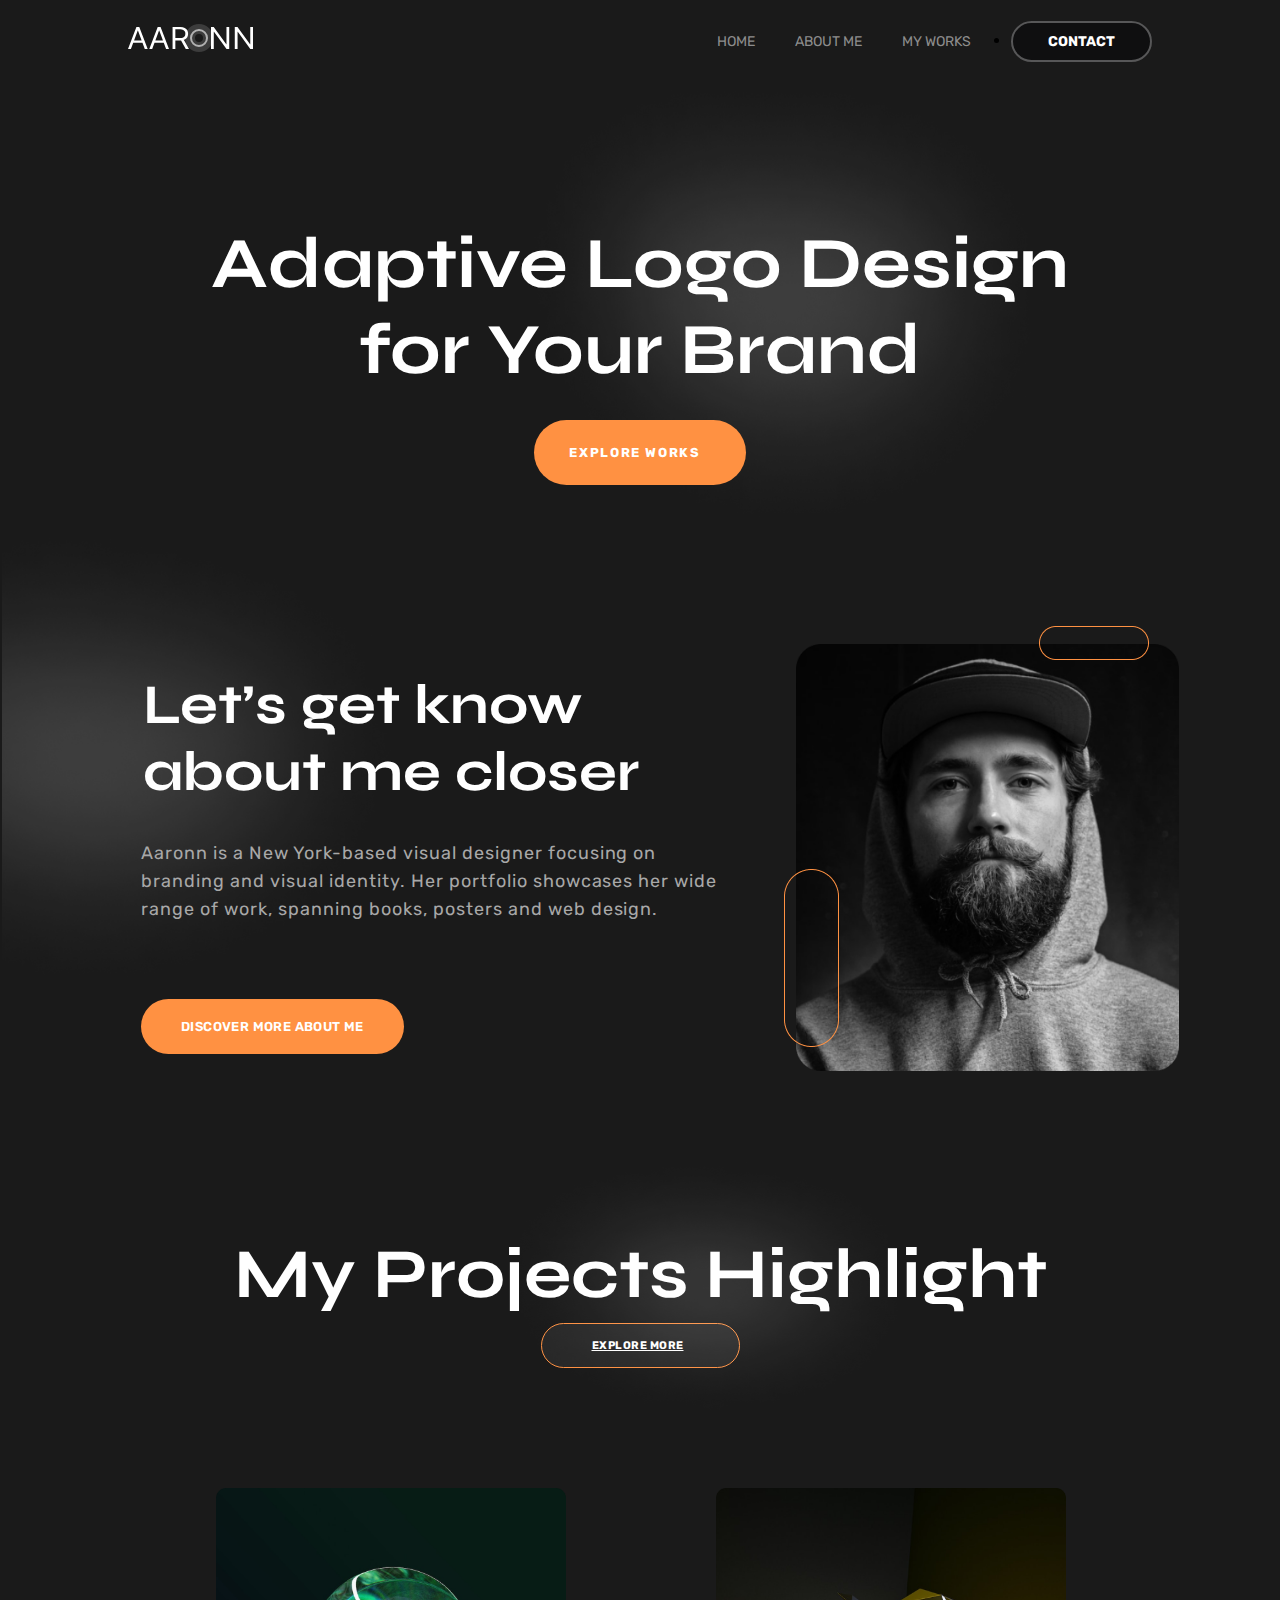
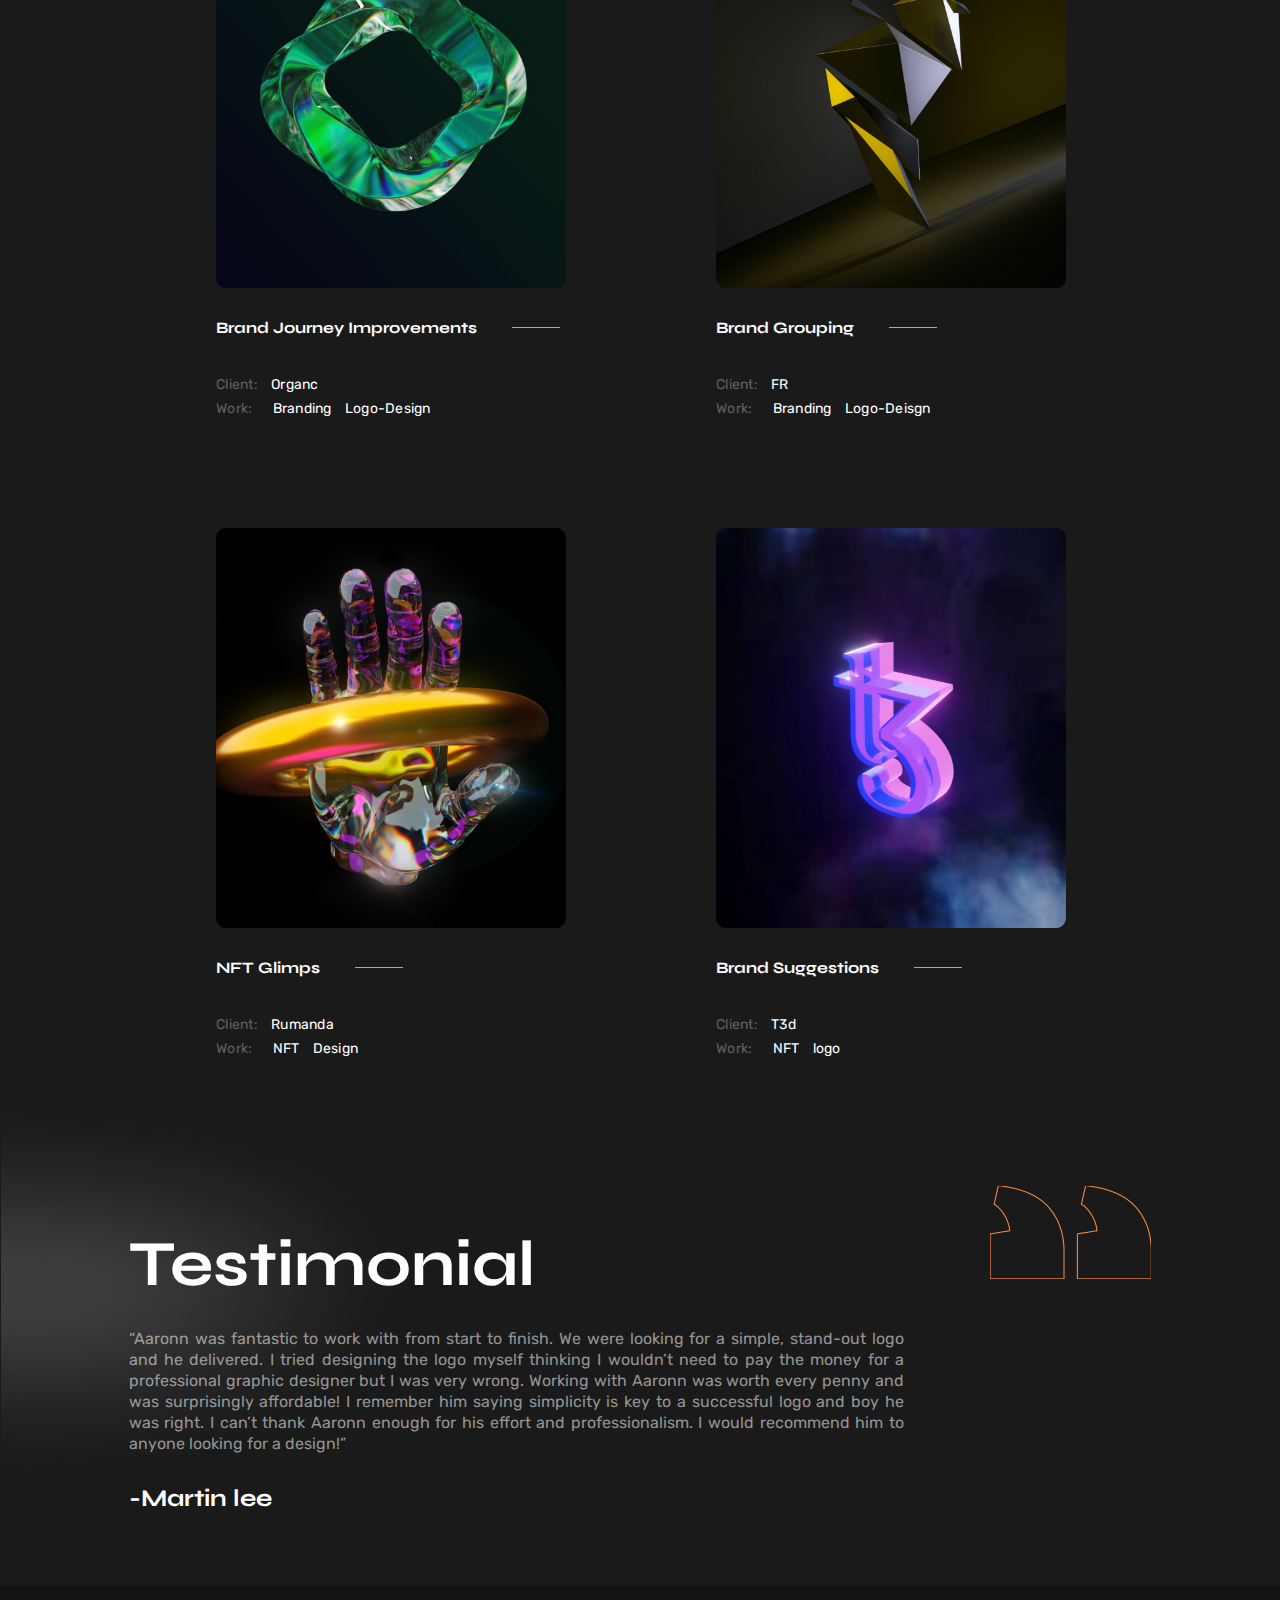
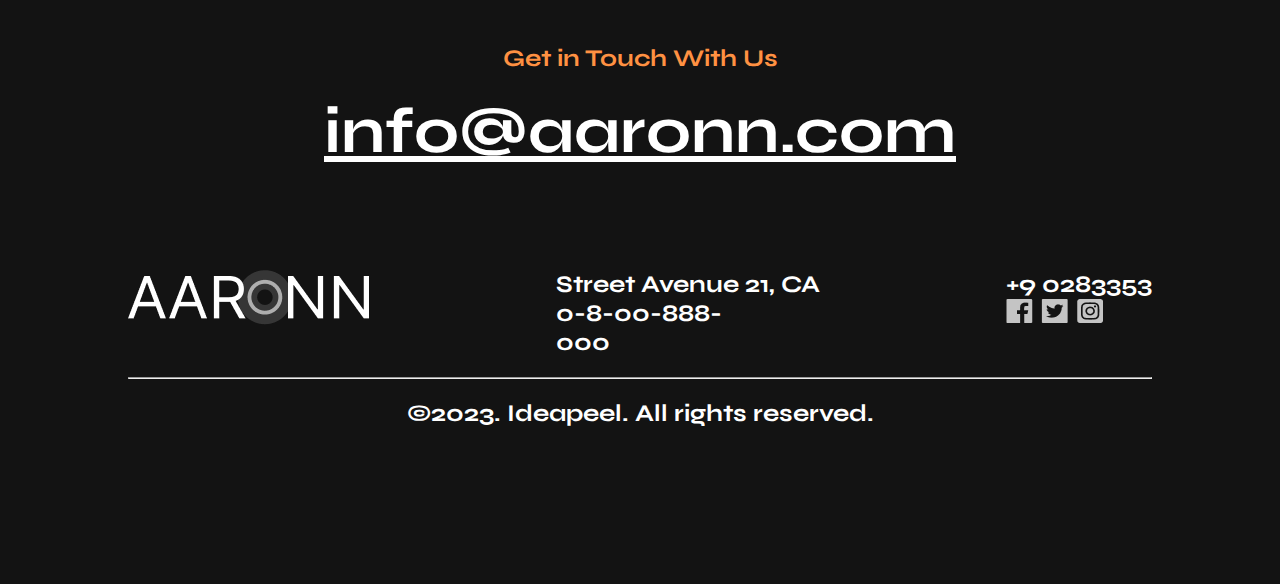
<file: index.html>
<!DOCTYPE html>
<html lang="en">
<head>
    <meta charset="UTF-8">
    <meta name="viewport" content="width=device-width, initial-scale=1.0">
    <title>Bootstrap project</title>
        <!-- Bootstrap -->
        <link href="https://cdn.jsdelivr.net/npm/bootstrap@5.3.2/dist/css/bootstrap.min.css" rel="stylesheet" integrity="sha384-T3c6CoIi6uLrA9TneNEoa7RxnatzjcDSCmG1MXxSR1GAsXEV/Dwwykc2MPK8M2HN" crossorigin="anonymous">
        <script src="https://cdn.jsdelivr.net/npm/bootstrap@5.3.2/dist/js/bootstrap.bundle.min.js" integrity="sha384-C6RzsynM9kWDrMNeT87bh95OGNyZPhcTNXj1NW7RuBCsyN/o0jlpcV8Qyq46cDfL" crossorigin="anonymous"></script>
        <script src="https://cdn.jsdelivr.net/npm/@popperjs/core@2.11.8/dist/umd/popper.min.js" integrity="sha384-I7E8VVD/ismYTF4hNIPjVp/Zjvgyol6VFvRkX/vR+Vc4jQkC+hVqc2pM8ODewa9r" crossorigin="anonymous"></script>
        <script src="https://cdn.jsdelivr.net/npm/bootstrap@5.3.2/dist/js/bootstrap.min.js" integrity="sha384-BBtl+eGJRgqQAUMxJ7pMwbEyER4l1g+O15P+16Ep7Q9Q+zqX6gSbd85u4mG4QzX+" crossorigin="anonymous"></script>
        <script src="https://cdnjs.cloudflare.com/ajax/libs/bootstrap/5.3.2/js/bootstrap.min.js" integrity="sha512-WW8/jxkELe2CAiE4LvQfwm1rajOS8PHasCCx+knHG0gBHt8EXxS6T6tJRTGuDQVnluuAvMxWF4j8SNFDKceLFg==" crossorigin="anonymous" referrerpolicy="no-referrer"></script>
    <!-- Google Fonts -->
    <link rel="preconnect" href="https://fonts.googleapis.com">
    <link rel="preconnect" href="https://fonts.gstatic.com" crossorigin>
    <link href="https://fonts.googleapis.com/css2?family=Rubik:wght@400;500;600;700&family=Syne:wght@400;500;600;700&display=swap" rel="stylesheet">
 
    <!-- Font Awesome -->
    <link rel="stylesheet" href="https://cdnjs.cloudflare.com/ajax/libs/font-awesome/6.5.1/css/all.min.css" integrity="sha512-DTOQO9RWCH3ppGqcWaEA1BIZOC6xxalwEsw9c2QQeAIftl+Vegovlnee1c9QX4TctnWMn13TZye+giMm8e2LwA==" crossorigin="anonymous" referrerpolicy="no-referrer" />

    <link rel="stylesheet" href="style.css">
</head>
<body>
    <!-- Header Area Starts -->
    <header class="whole-menu-area">
        <div class="menu-area">
            <div class="logo-area">
                <img src="Brand-logo.svg" alt="AARON" class="brand-logo">
            </div>
            <div class="menu-links-area">
                <ui class="menu-lists">
                    <li class="menu-item"><a href="#" class="menu-link">Home</a></li>
                    <li class="menu-item"><a href="#" class="menu-link">About Me</a></li>
                    <li class="menu-item"><a href="#" class="menu-link">My Works</a></li>
                    <li class="menu-item-contact"><a href="#" class="menu-link-contact">Contact</a></li>
                </ui>
            </div>
        </div>
    </header>
    <!-- Header Area Ends -->
    <!-- Design Area Starts -->
    <section class="whole-design-area">
        <div class="design-area">
            <h1 class="design-heading">Adaptive Logo Design for Your Brand</h1>
            <div class="design-button">
                <a href="#" class="design-link">EXPLORE WORKS<i class="fa-solid fa-arrow-right"></i></a>
            </div>
        </div>
    </section>
    <!-- Design Area Ends -->
    <!-- About Me Area Starts -->
    <section class="whole-about-me-area">
        <div class="about-me-area">
            <div class="me-text-area">
                <h1 class="me-heading">Let’s get know about me closer</h1>
                <img src="vector-me.png" alt="vector" class="vector-2">
                <div class="img-fit"></div>
                <p class="me-para">Aaronn is a New York-based visual designer focusing on branding and visual identity. Her portfolio showcases her wide range of work, spanning books, posters and web design.</p>
                <div class="me-button">
                    <a href="#" class="me-link">DISCOVER MORE ABOUT ME</a>
                </div>
            </div>
            <div class="me-img-area">
                <img src="face.png" alt="face" class="face-img">
                <img src="rectangle-1.png" alt="rectangle" class="rect-img">
                <img src="rectangle-2.png" alt="Rectangle" class="rect-img-2">
            </div>
        </div>
    </section>
    <!-- About Me Area Ends -->
    <!-- Project Head Area Starts -->
    <section class="whole-project-head-area">
        <div class="project-head-area">
            <h1>My Projects Highlight</h1>
            <img src="vector-ph.png" alt="Vector Image" class="vector-3">
            <div class="ph-button">
                <a href="#" class="ph-link">EXPLORE MORE <i class="fa-solid fa-arrow-right"></i></a>
            </div>
        </div>
    </section>
    <!-- Project Head Area Ends -->
    <!-- Card Area Starts -->
    <section class="whole-card-area">
        <div class="card-area">
            <div class="card-area-1">
                <div class="card-1 all-cards">
                    <img src="c-img-1.png" alt="Card Image" class="card-img-1 all-card-img">
                    <div class="card-text-area1 all-text">
                        <div class="heading-card-img">
                            <h4 class="heading1 all-heading">Brand Journey Improvements</h4>
                            <img src="Line 3.png" alt="line" class="line-c">
                        </div>
                        <p class="c1-p1 all-para">Client: <span class="c1-s1 all-span">Organc</span></p>
                        <p class="c1-p2 all-para">Work: <span class="c1-s2 all-span">Branding Logo-Design</span></p>
                    </div>
                </div>
                <div class="card-2 all-cards">
                    <img src="c-img-2.png" alt="Card Image" class="card-img-2 all-card-img">
                    <div class="card-text-area2 all-text">
                        <div class="heading-card-img">
                            <h4 class="heading2 all-heading">Brand Grouping</h4>
                            <img src="Line 3.png" alt="line" class="line-c">
                        </div>
                        <p class="c2-p1 all-para">Client: <span class="c2-s1 all-span">FR</span></p>
                        <p class="c2-p2 all-para">Work: <span class="c2-s2 all-span">Branding Logo-Deisgn</span></p>
                    </div>
                </div>
            </div>
            <div class="card-area-2">
                <div class="card-3 all-cards">
                    <img src="c-img-3.png" alt="card Image" class="card-img-3 all-card-img">
                    <div class="card-text-area3 all-text">
                        <div class="heading-card-img">
                            <h4 class="heading3 all-heading">NFT Glimps</h4>
                            <img src="Line 3.png" alt="line" class="line-c">
                        </div>
                        <p class="c3-p1 all-para">Client: <span class="c3-s1 all-span">Rumanda</span></p>
                        <p class="c3-p2 all-para">Work: <span class="c3-s2 all-span">NFT Design</span></p>
                    </div>
                </div>
                <div class="card-4 all-cards">
                    <img src="c-img-4.png" alt="card image" class="card-img-4 all-card-img">
                    <div class="card-text-area4 all-text">
                        <div class="heading-card-img">
                            <h4 class="heading4 all-heading">Brand Suggestions</h4>
                            <img src="Line 3.png" alt="line" class="line-c">
                        </div>
                        <p class="c4-p1 all-para">Client: <span class="c4-s1 all-span">T3d</span></p>
                        <p class="c4-p2 all-para">Work: <span class="c4-s2 all-span">NFT logo</span></p>
                    </div>
                </div>
            </div>
        </div>
    </section>
    <!-- Card Area Ends -->
    <!-- Testimony ARea Starts -->
    <section class="whole-comma-area">
        <img src="vector-tst.png" alt="Random Vector" class="vector-comma">
        <div class="comma-area">
            <div class="comma-flex-area">
                <div class="comma-text-area">
                    <h1 class="comma-heading">Testimonial</h1>
                    <p class="comma-para">“Aaronn was fantastic to work with from start to finish. We were looking for a simple, stand-out logo and he delivered. I tried designing the logo myself thinking I wouldn’t need to pay the money for a professional graphic designer but I was very wrong. Working with Aaronn was worth every penny and was surprisingly affordable! I remember him saying simplicity is key to a successful logo and boy he was right. I can’t thank Aaronn enough for his effort and professionalism. I would recommend him to anyone looking for a design!”</p>
                    <h4 class="comma-write">-Martin lee</h4>
                </div>
                <div class="comma-img-area">
                    <img src="comma.png" alt="Comma" class="comma-img">
                </div>
            </div>
        </div>
    </section>
    <!-- Testimony Area Ends -->
    <!-- Footer Area Starts -->
    <footer class="whole-footer-area">
        <div class="footer-area">
            <div class="email-area">
                <h5 class="email-hd">Get in Touch With Us</h5>
                <h1 class="email-id">info@aaronn.com</h1>
            </div>
            <div class="footer-flex">
                <div class="footer-logo">
                    <img src="footer-logo.png" alt="Logo" class="foot-logo mg-t">
                </div>
                <div class="address">
                    <p class="ft-add mg-t">Street Avenue 21, CA</p>
                    <p class="ft-add">0-8-00-888-</p>
                    <p class="ft-add">000</p>
                </div>
                <div class="Contact">
                    <p class="ft-contact mg-t">+9 0283353</p>
                    <img src="media.png" alt="Social Media Icon" class="media-icon">
                </div>
            </div>
            <hr>
            <p class="copyright">&copy;2023. Ideapeel. All rights reserved.</p>
        </div>
    </footer>
    <!-- Footer Area Ends -->
</body>
</html>
</file>
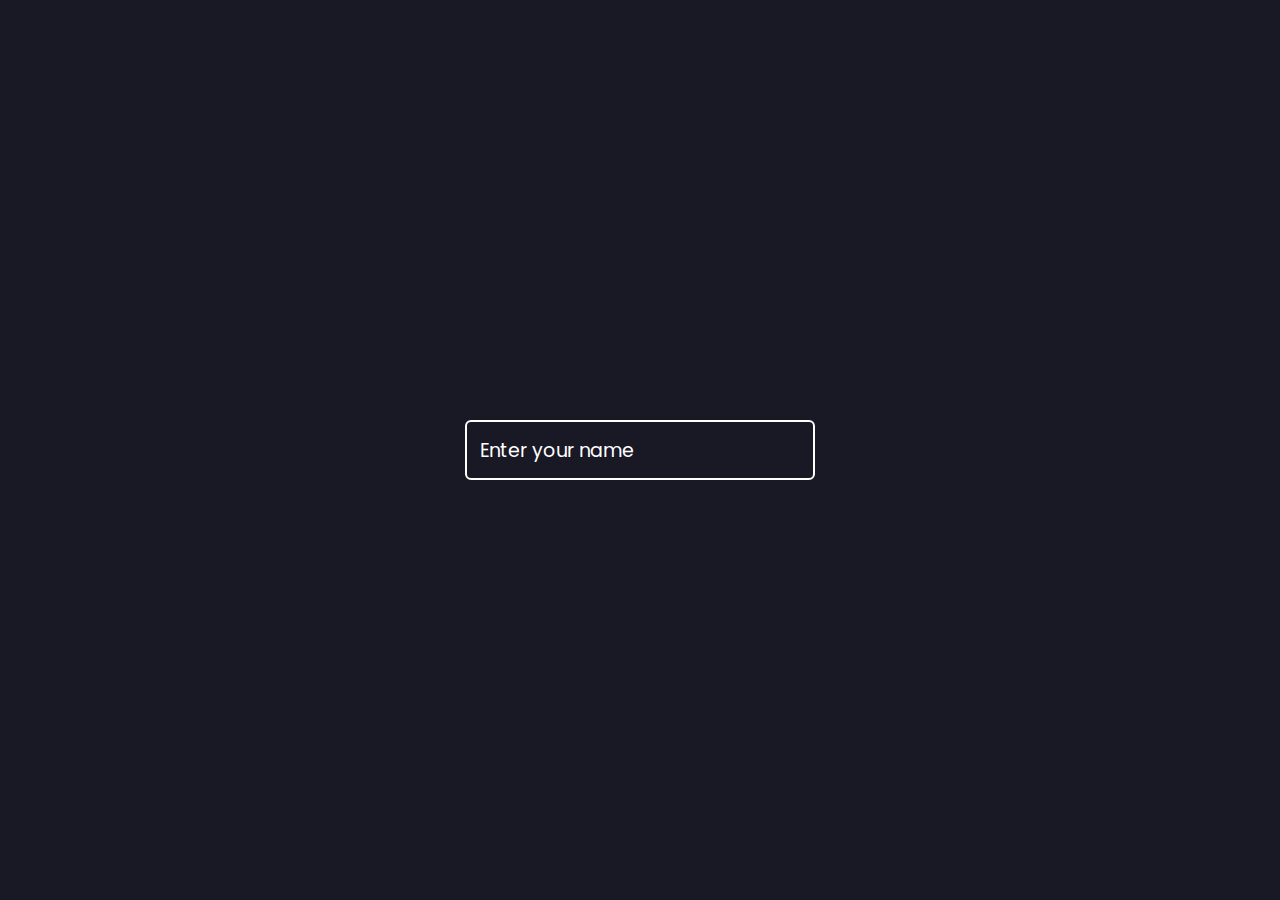
<file: Floating-Input/input.html>
<!DOCTYPE html>
<html lang="en">
<head>
    <meta charset="UTF-8">
    <meta name="viewport" content="width=device-width, initial-scale=1.0">
    <title>Floating Input</title>
    <link rel="stylesheet" href="style2.css">
</head>
<body>
    <div class="input-field">
        <input type="text" class="text" required spellcheck="false">
        <label>Enter your name</label>
    </div>
</body>
</html>
</file>
<file: style.css>
@media screen and (min-width:10px) and (max-width:190px) {
    * {
        margin: 0;
        padding: 0;
        box-sizing: border-box;
    }
    footer, section {
        margin-top: -1px;
    }
    /* Header Area Starts */
    .whole-menu-area {
        width: 100%;
        height: 80px;
        background-color: #1a1a1a;
        font-family: 'Rubik', sans-serif;
        font-family: 'Syne', sans-serif;
    }
    .menu-area {
        width: 100%;
        background-color: #1a1a1a;
        height: 80px;
        margin: 0 auto;
        text-align: center;
    }
    .menu-lists {
        text-align: center;
    }
    .menu-item {
        list-style: none;
    }
    .menu-link {
        text-decoration: none;
        font-family: 'Rubik', sans-serif;
        font-size: 14px;
        font-weight: 400;
        color: #8d8d8d;
        text-transform: uppercase;
        margin-bottom: 5px;
    }
    .menu-item-contact {
        text-align: center;
        margin-top: 20px;
    }
    .menu-link-contact {
        text-align: center;
        padding: 10px 30px;
        background-color: #0f0f10;
        border: 2px solid rgba(255, 255, 255, 0.3);
        border-radius: 25px;
        text-transform: uppercase;
        font-family: 'Rubik', sans-serif;
        font-size: 14px;
        font-weight: 700;
        line-height: 17px;
    }
    .menu-item-contact a {
        text-decoration: none;
        color: rgba(255, 255, 255, 1);
    }
    .brand-logo {
        margin-top: 10px;
        margin-bottom: 10px;
    }
    /* Header Area Ends */
    /* Design Area Starts */
    .whole-design-area {
        width: 100%;
        height: 450px;
        background-color: #1a1a1a;
        border: 1px solid transparent;
    }
    .design-area {
        width: 100%;
        height: 540px;
        margin: 0 auto;
        border: 1px solid transparent;
        background-color: #1a1a1a;
        background-image: url(./Vector-design.png);
        background-repeat: no-repeat;
        background-size: 100% 100%;
        background-position: 100% 100%;
    }
    .design-heading {
        font-family: 'Syne', sans-serif;
        font-size: 35px;
        font-weight: 700;
        line-height: 35px;
        letter-spacing: 0.3px;
        text-align: center;
        margin-top: 140px;
        color: rgba(255, 255, 255);
        margin-bottom: 50px;
    }
    .design-button {
        text-align: center;
        width: 100%;
        height: 40px;
        background-color: rgba(255, 145, 66, 1);
        border-radius: 33px;
        display: flex;
        justify-content: center;
        align-items: center;
    }
    .design-button a {
        text-decoration: none;
        font-family: 'Rubik', sans-serif;
        font-size: 14px;
        font-weight: 700;
        letter-spacing: 1.625px;
        text-align: center;
        color: #ffffff;
        
    }
    .design-button i {
        margin-left: 10px;
        width: 16px;
    }
    /* Design ARea Ends */
    /* About Me ARea Starts */
    .whole-about-me-area {
        background-color: #1a1a1a;
        width: 100%;
        height: auto;
        border: 1px solid transparent;
        position: relative;
    }
    .about-me-area {
        width: 100%;
        height: auto;
        border: 1px solid transparent;
        text-align: center;
    }
    .me-text-area {
        height: auto;
    }
    .me-heading {
        width: 100%;
        border: 1px solid transparent;
        font-family: 'Syne', sans-serif;
        font-size: 30px;
        font-weight: 700;
        line-height: 30px;
        text-align: center;
        color: rgba(255, 255, 255, 1);
    }
    .me-para {
        width: 100%;
        font-family: 'Rubik', sans-serif;
        font-size: 18px;
        font-weight: 400;
        line-height: 20px;
        letter-spacing: 0.055em;
        color: rgba(168, 168, 168, 1);
        text-align: center;
    }
    .vector-2 {
        display: none;
        width: 100%;
    }
    .img-fit {
        width: 100%;
        height: 150px;
        border: 5 px solid red;
        background-image: url(./face.png);
        background-repeat: no-repeat;
        background-size: 80% 80%;
        background-position: 50% 0%;
    }
    .me-button {
        text-align: center;
        width: 100%;
        height: 80px;
        background-color: rgba(255, 145, 66, 1);
        border-radius: 33px;
        display: flex;
        justify-content: center;
        align-items: center;
    }
    .me-button a {
        text-decoration: none;
        color: #ffffff;
        font-family: 'rubik', sans-serif;
        font-weight: 600;
        font-size: 13px;
        letter-spacing: 0.4px;
    }
    .me-img-area {
        display: none;
    }
    /* ABout ME Area ENds */
    /* Project Head ARea Starts */
    .whole-project-head-area {
        width: 100%;
        height: auto;
        background-color: #1a1a1a;
        border: 1px solid transparent;
    }
    .project-head-area {
        margin-top: 100px;
        border: 1px solid transparent;
        text-align: center;
        font-family: 'syne', sans-serif;
        font-weight: 700;
        
        line-height: 30px;
        color: #ffffff;
        position: relative;
    }
    .project-head-area h1 {
        font-size: 30px;
        margin-bottom: 10px;
    }
    .vector-3 {
        display: none;
        width: 100%;
        height: 100%;
    }
    .ph-button {
        margin-top: 10px;
        margin-bottom: 20px;
    }
    .ph-link {
        padding: 15px 25px;
        background-color: #282828;
        color: #ffffff;
        text-align: center;
        font-family: 'rubik', sans-serif;
        font-size: 8px;
        font-weight: 700;
        letter-spacing: 0.5px;
        border-radius: 47px;
        border: 1px solid rgba(255, 145, 66, 1);
    }
    .ph-link i {
        margin-left: 5px;
    }
    /* Project Head Area Ends */
    /* Card Area Starts */
    .whole-card-area {
        height: auto;
        background-color: #1a1a1a;
    }
    .card-area {
        width: 90%;
        height: auto;
        border: 1px solid transparent;
        margin: 0 auto;
    }
    .all-cards {
        width: 90%;
        height: auto;
        border: 1px solid transparent;
        margin-bottom: 20px;
        background-color: #1a1a1a;
        text-align: center;
    }
    .card-area-1 {
        display: flex;
        flex-direction: column;
        justify-content: space-evenly;
    }
    .card-area-2 {
        margin-top: 30px;
        display: flex;
        flex-direction: column;
        justify-content: space-evenly;
    }
    .all-card-img {
        width: 90%;
        height: auto;
    }
    .heading-card-img {
        width: 100%;
        display: flex;
        flex-direction: row;
        justify-content: space-around;  
    }
    .heading-card-img img {
        width: 40px;
        height: 1px;
        margin-top: 35px;
        margin-left: 5px;
    }
    .all-heading {
        font-family: Syne;
        font-size: 12px;
        font-weight: 700;
        line-height: 18px;
        letter-spacing: 0em;
        text-align: center;
        color: rgba(255, 255, 255, 1);
        margin-top: 20px;
        margin-bottom: 5px;
    }
    .all-para {
        font-family: 'rubik', sans-serif;
        font-size: 12px;
        font-weight: 400;
        line-height: 18px;
        letter-spacing: 0.25px;
        text-align: center;
        color: rgba(96, 96, 96, 1);
        margin-bottom: 2px;
    }
    .all-span {
        font-family: 'rubik', sans-serif;
        font-size: 12px;
        font-weight: 400;
        line-height: 14px;
        letter-spacing: 0.25px;
        text-align: center;
        color: rgba(255, 255, 255, 1);
        margin-left: 10px;
        word-spacing: 10px;
    }
    .c1-s2, .c2-s2, .c3-s2, .c4-s2 {
        margin-left: 10px;
    }
    /* Card Area ENds */
    /* Comma Area Starts */
    .whole-comma-area {
        width: 100%;
        height: auto;
        background-color: #1a1a1a;
        border: 1px solid transparent;
        position: relative;
    }
    .comma-area {
        width: 80%;
        height: auto;
        margin: 0 auto;
    }
    .vector-comma {
        display: none;
        width: 100%;
        height: 10px;
    }
    .comma-img {
        width: 90%;
    }
    /* .comma-flex-area {
        display: flex;
        justify-content: space-between;
    } */
    .comma-heading {
        font-family: 'Syne', sans-serif;
        font-size: 19px;
        font-weight: 700;
        line-height: 26px;
        color: rgba(255, 255, 255, 1);
        text-align: center;
        margin-top: 5px;
    }
    .comma-para {
        max-width: 90%;
        font-family: 'Rubik', sans-serif;
        font-size: 12px;
        font-weight: 400;
        line-height: 14px;
        color: rgba(148, 148, 148, 1);
        text-align: center;
        margin-top: 25px;
    }
    .comma-write {
        font-family: 'Syne', sans-serif;
        font-size: 20px;
        font-weight: 700;
        line-height: 20px;
        text-align: right;
        color: rgba(255, 255, 255, 1);
        margin-top: 20px;
    }
    /* Comma Area Ends */
    /* Footer Area Starts */
    .whole-footer-area {
        width: 100%;
        height: auto;
        background-color: #131313;
        text-align: center;
    }
    .email-area {
        text-align: center;
    }
    .email-hd {
        padding-top: 60px;
        font-family: 'Syne', sans-serif;
        font-size: 24px;
        font-weight: 700;
        line-height: 29px;
        color: rgba(255, 145, 66, 1);
        margin-bottom: 20px;
    }
    .email-id {
        font-family: Syne;
        font-size: 14px;
        font-weight: 700;
        line-height: 18px;
        color: rgba(255, 255, 255, 1);
        text-decoration: underline;
        margin-bottom: 30px;
    }
    .footer-flex {
        width: 100%;
    }
    .ft-add {
        font-family: 'Syne', sans-serif;
        font-size: 14px;
        font-weight: 700;
        line-height: 14px;
        text-align: center;
        color: rgba(255, 255, 255, 1);    
    }
    .ft-contact {
        font-family: 'Syne', sans-serif;
        font-size: 20px;
        font-weight: 700;
        line-height: 29px;
        text-align: left;
        color: rgba(255, 255, 255, 1);
        text-align: center;
    }
    .foot-logo {
        width: 70%;
        margin: 0 auto;
    }
    .mg-t {
        margin-top: 10px;
    }
    hr {
        display: none;
        width: 80%;
        height: 1px;
        margin: 0 auto;
        margin-top: 20px;
        background-color: rgba(148, 148, 148, 1);
    }
    .copyright {
        font-family: Syne;
        font-size: 18px;
        font-weight: 700;
        line-height: 20px;
        letter-spacing: 0em;
        text-align: center;
        color: rgba(255, 255, 255, 1);
        margin-top: 20px;
    }
    /* Footer Area Ends */
    }
    @media screen and (min-width:190px) and (max-width:400px) {
        * {
            margin: 0;
            padding: 0;
            box-sizing: border-box;
        }
        footer, section {
            margin-top: -1px;
        }
        /* Header Area Starts */
        .whole-menu-area {
            width: 100%;
            height: 80px;
            background-color: #1a1a1a;
            font-family: 'Rubik', sans-serif;
            font-family: 'Syne', sans-serif;
        }
        .menu-area {
            width: 100%;
            background-color: #1a1a1a;
            height: 80px;
            margin: 0 auto;
            text-align: center;
        }
        .menu-lists {
            text-align: center;
        }
        .menu-item {
            list-style: none;
        }
        .menu-link {
            text-decoration: none;
            font-family: 'Rubik', sans-serif;
            font-size: 14px;
            font-weight: 400;
            color: #8d8d8d;
            text-transform: uppercase;
            margin-bottom: 5px;
        }
        .menu-item-contact {
            text-align: center;
            margin-top: 20px;
        }
        .menu-link-contact {
            text-align: center;
            padding: 10px 30px;
            background-color: #0f0f10;
            border: 2px solid rgba(255, 255, 255, 0.3);
            border-radius: 25px;
            text-transform: uppercase;
            font-family: 'Rubik', sans-serif;
            font-size: 14px;
            font-weight: 700;
            line-height: 17px;
        }
        .menu-item-contact a {
            text-decoration: none;
            color: rgba(255, 255, 255, 1);
        }
        .brand-logo {
            margin-top: 10px;
            margin-bottom: 10px;
        }
        /* Header Area Ends */
        /* Design Area Starts */
        .whole-design-area {
            width: 100%;
            height: auto;
            background-color: #1a1a1a;
            border: 1px solid transparent;
        }
        .design-area {
            width: 100%;
            height: auto;
            margin: 0 auto;
            border: 1px solid transparent;
            background-color: #1a1a1a;
            background-image: url(./Vector-design.png);
            background-repeat: no-repeat;
            background-size: 100% 100%;
            background-position: 100% 100%;
        }
        .design-heading {
            font-family: 'Syne', sans-serif;
            font-size: 35px;
            font-weight: 700;
            line-height: 35px;
            letter-spacing: 0.3px;
            text-align: center;
            margin-top: 140px;
            color: rgba(255, 255, 255);
            margin-bottom: 50px;
        }
        .design-button {
            text-align: center;

            display: flex;
            justify-content: center;
            align-items: center;
        }
        .design-button a {
            text-decoration: none;
            font-family: 'Rubik', sans-serif;
            font-size: 12px;
            padding: 12px 30px;
            background-color: rgba(255, 145, 66, 1);
            border-radius: 33px;
            font-weight: 700;
            letter-spacing: 1.625px;
            text-align: center;
            color: #ffffff;
            
        }
        .design-button i {
            margin-left: 10px;
            width: 16px;
        }
        /* Design ARea Ends */
        /* About Me ARea Starts */
        .whole-about-me-area {
            background-color: #1a1a1a;
            width: 100%;
            height: auto;
            border: 1px solid transparent;
            position: relative;
        }
        .about-me-area {
            padding-top: 20px;
            width: 100%;
            height: auto;
            border: 1px solid transparent;
            text-align: center;
        }
        .me-text-area {
            height: auto;
        }
        .me-heading {
            width: 100%;
            border: 1px solid transparent;
            font-family: 'Syne', sans-serif;
            font-size: 30px;
            font-weight: 700;
            line-height: 30px;
            text-align: center;
            color: rgba(255, 255, 255, 1);
        }
        .me-para {
            width: 100%;
            font-family: 'Rubik', sans-serif;
            font-size: 18px;
            font-weight: 400;
            line-height: 20px;
            letter-spacing: 0.055em;
            color: rgba(168, 168, 168, 1);
            text-align: center;
        }
        .vector-2 {
            display: none;
            width: 100%;
        }
        .img-fit {
            width: 100%;
            height: 180px;
            border: 5 px solid red;
            background-image: url(./face.png);
            background-repeat: no-repeat;
            background-size: 80% 120%;
            background-position: 50% 0%;
        }
        .me-button {
            text-align: center;
            width: 100%;
            height: 80px;
            background-color: rgba(255, 145, 66, 1);
            border-radius: 33px;
            display: flex;
            justify-content: center;
            align-items: center;
        }
        .me-button a {
            text-decoration: none;
            color: #ffffff;
            font-family: 'rubik', sans-serif;
            font-weight: 600;
            font-size: 16px;
            letter-spacing: 0.4px;
        }
        .me-img-area {
            display: none;
        }
        /* ABout ME Area ENds */
        /* Project Head ARea Starts */
        .whole-project-head-area {
            width: 100%;
            height: auto;
            background-color: #1a1a1a;
            border: 1px solid transparent;
        }
        .project-head-area {
            margin-top: 100px;
            border: 1px solid transparent;
            text-align: center;
            font-family: 'syne', sans-serif;
            font-weight: 700;
            
            line-height: 30px;
            color: #ffffff;
            position: relative;
        }
        .project-head-area h1 {
            font-size: 30px;
            margin-bottom: 10px;
        }
        .vector-3 {
            display: none;
            width: 100%;
            height: 100%;
        }
        .ph-button {
            margin-top: 10px;
            margin-bottom: 20px;
        }
        .ph-link {
            padding: 15px 25px;
            background-color: #282828;
            color: #ffffff;
            text-align: center;
            font-family: 'rubik', sans-serif;
            font-size: 8px;
            font-weight: 700;
            letter-spacing: 0.5px;
            border-radius: 47px;
            border: 1px solid rgba(255, 145, 66, 1);
        }
        .ph-link i {
            margin-left: 5px;
        }
        /* Project Head Area Ends */
        /* Card Area Starts */
        .whole-card-area {
            height: auto;
            background-color: #1a1a1a;
        }
        .card-area {
            width: 90%;
            height: auto;
            border: 1px solid transparent;
            margin: 0 auto;
        }
        .all-cards {
            width: 90%;
            height: auto;
            border: 1px solid transparent;
            margin-bottom: 20px;
            background-color: #1a1a1a;
            text-align: center;
        }
        .card-area-1 {
            display: flex;
            flex-direction: column;
            justify-content: space-evenly;
        }
        .card-area-2 {
            margin-top: 30px;
            display: flex;
            flex-direction: column;
            justify-content: space-evenly;
        }
        .all-card-img {
            width: 90%;
            height: auto;
        }
        .heading-card-img {
            width: 100%;
            display: flex;
            flex-direction: row;
            justify-content: space-around;  
        }
        .heading-card-img img {
            width: 40px;
            height: 1px;
            margin-top: 35px;
            margin-left: 5px;
        }
        .all-heading {
            font-family: Syne;
            font-size: 12px;
            font-weight: 700;
            line-height: 18px;
            letter-spacing: 0em;
            text-align: center;
            color: rgba(255, 255, 255, 1);
            margin-top: 20px;
            margin-bottom: 5px;
        }
        .all-para {
            font-family: 'rubik', sans-serif;
            font-size: 12px;
            font-weight: 400;
            line-height: 18px;
            letter-spacing: 0.25px;
            text-align: center;
            color: rgba(96, 96, 96, 1);
            margin-bottom: 2px;
        }
        .all-span {
            font-family: 'rubik', sans-serif;
            font-size: 12px;
            font-weight: 400;
            line-height: 14px;
            letter-spacing: 0.25px;
            text-align: center;
            color: rgba(255, 255, 255, 1);
            margin-left: 10px;
            word-spacing: 10px;
        }
        .c1-s2, .c2-s2, .c3-s2, .c4-s2 {
            margin-left: 10px;
        }
        /* Card Area ENds */
        /* Comma Area Starts */
        .whole-comma-area {
            width: 100%;
            height: auto;
            background-color: #1a1a1a;
            border: 1px solid transparent;
            position: relative;
        }
        .comma-area {
            width: 80%;
            height: auto;
            margin: 0 auto;
        }
        .vector-comma {
            display: none;
            width: 100%;
            height: 10px;
        }
        .comma-img {
            width: 100%;
        }
        /* .comma-flex-area {
            display: flex;
            justify-content: space-between;
        } */
        .comma-heading {
            font-family: 'Syne', sans-serif;
            font-size: 26px;
            font-weight: 700;
            line-height: 26px;
            color: rgba(255, 255, 255, 1);
            text-align: center;
            margin-top: 5px;
        }
        .comma-para {
            max-width: 90%;
            font-family: 'Rubik', sans-serif;
            font-size: 14px;
            font-weight: 400;
            line-height: 14px;
            color: rgba(148, 148, 148, 1);
            text-align: justify;
            margin-top: 25px;
        }
        .comma-write {
            font-family: 'Syne', sans-serif;
            font-size: 19px;
            font-weight: 700;
            line-height: 20px;
            text-align: right;
            color: rgba(255, 255, 255, 1);
            margin-top: 20px;
        }
        /* Comma Area Ends */
        /* Footer Area Starts */
        .whole-footer-area {
            width: 100%;
            height: auto;
            background-color: #131313;
            text-align: center;
        }
        .email-area {
            text-align: center;
        }
        .email-hd {
            padding-top: 60px;
            font-family: 'Syne', sans-serif;
            font-size: 24px;
            font-weight: 700;
            line-height: 29px;
            color: rgba(255, 145, 66, 1);
            margin-bottom: 20px;
        }
        .email-id {
            font-family: Syne;
            font-size: 16px;
            font-weight: 700;
            line-height: 18px;
            color: rgba(255, 255, 255, 1);
            text-decoration: underline;
            margin-bottom: 30px;
        }
        .footer-flex {
            width: 100%;
        }
        .ft-add {
            font-family: 'Syne', sans-serif;
            font-size: 14px;
            font-weight: 700;
            line-height: 14px;
            text-align: center;
            color: rgba(255, 255, 255, 1);    
        }
        .ft-contact {
            font-family: 'Syne', sans-serif;
            font-size: 20px;
            font-weight: 700;
            line-height: 29px;
            text-align: left;
            color: rgba(255, 255, 255, 1);
            text-align: center;
        }
        .foot-logo {
            width: 70%;
            margin: 0 auto;
        }
        .mg-t {
            margin-top: 10px;
        }
        hr {
            display: none;
            width: 80%;
            height: 1px;
            margin: 0 auto;
            margin-top: 20px;
            background-color: rgba(148, 148, 148, 1);
        }
        .copyright {
            font-family: Syne;
            font-size: 18px;
            font-weight: 700;
            line-height: 20px;
            letter-spacing: 0em;
            text-align: center;
            color: rgba(255, 255, 255, 1);
            margin-top: 20px;
        }
        /* Footer Area Ends */
        }
        @media screen and (min-width:400px) and (max-width:769px) {
            * {
                margin: 0;
                padding: 0;
                box-sizing: border-box;
            }
            footer, section {
                margin-top: -1px;
            }
            /* Header Area Starts */
            .whole-menu-area {
                width: 100%;
                height: 80px;
                background-color: #1a1a1a;
                font-family: 'Rubik', sans-serif;
                font-family: 'Syne', sans-serif;
            }
            .menu-area {
                width: 80%;
                height: 80px;
                margin: 0 auto;
                display: flex;
                justify-content: space-between;
                align-items: center;  
            }
            .menu-lists {
                display: flex;
                gap: 40px;
                justify-content: flex-start;
                height: 80px;
                align-items: center;
            }
            .menu-item {
                list-style: none;
            }
            .menu-link {
                text-decoration: none;
                font-family: 'Rubik', sans-serif;
                font-size: 14px;
                font-weight: 400;
                color: #8d8d8d;
                text-transform: uppercase;
            }
            .menu-link-contact {
                text-align: center;
                padding: 10px 35px;
                background-color: #0f0f10;
                border: 2px solid rgba(255, 255, 255, 0.3);
                border-radius: 25px;
                text-transform: uppercase;
                font-family: 'Rubik', sans-serif;
                font-size: 14px;
                font-weight: 700;
                line-height: 17px;
            }
            .menu-item-contact a {
                text-decoration: none;
                color: rgba(255, 255, 255, 1);
            }
            /* Header Area Ends */
            /* Design Area Starts */
            .whole-design-area {
                width: 100%;
                height: auto;
                background-color: #1a1a1a;
                border: 1px solid transparent;
            }
            .design-area {
                width: 100%;
                height: auto;
                margin: 0 auto;
                border: 1px solid transparent;
                background-color: #1a1a1a;
                background-image: url(./Vector-design.png);
                background-repeat: no-repeat;
                background-size: 100% 100%;
                background-position: 100% 100%;
            }
            .design-heading {
                font-family: 'Syne', sans-serif;
                font-size: 35px;
                font-weight: 700;
                line-height: 35px;
                letter-spacing: 0.3px;
                text-align: center;
                margin-top: 140px;
                color: rgba(255, 255, 255);
                margin-bottom: 50px;
            }
            .design-button {
                text-align: center;
    
                display: flex;
                justify-content: center;
                align-items: center;
            }
            .design-button a {
                text-decoration: none;
                font-family: 'Rubik', sans-serif;
                font-size: 12px;
                padding: 12px 30px;
                background-color: rgba(255, 145, 66, 1);
                border-radius: 33px;
                font-weight: 700;
                letter-spacing: 1.625px;
                text-align: center;
                color: #ffffff;
                
            }
            .design-button i {
                margin-left: 10px;
                width: 16px;
            }
            /* Design ARea Ends */
            /* About Me ARea Starts */
            .whole-about-me-area {
                background-color: #1a1a1a;
                width: 100%;
                height: auto;
                border: 1px solid transparent;
                position: relative;
            }
            .about-me-area {
                padding-top: 20px;
                width: 100%;
                height: auto;
                border: 1px solid transparent;
                text-align: center;
            }
            .me-text-area {
                height: auto;
            }
            .me-heading {
                width: 100%;
                border: 1px solid transparent;
                font-family: 'Syne', sans-serif;
                font-size: 34px;
                font-weight: 700;
                line-height: 30px;
                text-align: center;
                color: rgba(255, 255, 255, 1);
            }
            .me-para {
                width: 100%;
                font-family: 'Rubik', sans-serif;
                font-size: 18px;
                font-weight: 400;
                line-height: 20px;
                letter-spacing: 0.055em;
                color: rgba(168, 168, 168, 1);
                text-align: center;
            }
            .vector-2 {
                display: none;
                width: 100%;
            }
            .img-fit {
                width: 100%;
                height: 230px;
                border: 5 px solid red;
                background-image: url(./face.png);
                background-repeat: no-repeat;
                background-size: 50% 100%;
                background-position: 50% 0%;
            }
            .me-button {
                text-align: center;
                display: flex;
                justify-content: center;
                align-items: center;
            }
            .me-button a {
                text-decoration: none;
                color: #ffffff;
                padding: 12px 30px;
                background-color: rgba(255, 145, 66, 1);
                border-radius: 33px;
                font-family: 'rubik', sans-serif;
                font-weight: 600;
                font-size: 14px;
                letter-spacing: 0.4px;
            }
            .me-img-area {
                display: none;
            }
            /* ABout ME Area ENds */
            /* Project Head ARea Starts */
            .whole-project-head-area {
                width: 100%;
                height: auto;
                background-color: #1a1a1a;
                border: 1px solid transparent;
            }
            .project-head-area {
                margin-top: 100px;
                border: 1px solid transparent;
                text-align: center;
                font-family: 'syne', sans-serif;
                font-weight: 700;
                line-height: 30px;
                color: #ffffff;
                position: relative;
            }
            .project-head-area h1 {
                font-size: 35px;
                margin-bottom: 20px;
            }
            .vector-3 {
                display: none;
                width: 100%;
                height: 100%;
            }
            .ph-button {
                margin-top: 10px;
                margin-bottom: 20px;
            }
            .ph-link {
                padding: 15px 25px;
                background-color: #282828;
                color: #ffffff;
                text-align: center;
                font-family: 'rubik', sans-serif;
                font-size: 8px;
                font-weight: 700;
                letter-spacing: 0.5px;
                border-radius: 47px;
                border: 1px solid rgba(255, 145, 66, 1);
            }
            .ph-link i {
                margin-left: 5px;
            }
            /* Project Head Area Ends */
/* Card Area Starts */
.whole-card-area {
    background-color: #1a1a1a;
}
.card-area {
    width: 90%;
    height: auto;
    border: 1px solid transparent;
    margin: 0 auto;
}
.all-cards {
    text-align: center;
    width: 90%;
    height: auto;
    border: 1px solid transparent;
    margin-bottom: 20px;
    background-color: #1a1a1a;
}
.card-area-1 {
    display: flex;
    flex-direction: column;
    justify-content: space-evenly;
}
.card-area-2 {
    margin-top: 30px;
    display: flex;
    flex-direction: column;
    justify-content: space-evenly;
}
.all-card-img {
    width: 350px;
    height: 400px;
}
.heading-card-img {
    display: flex;
    justify-content: flex-start;
    
}
.heading-card-img img {
    width: 48px;
    height: 1px;
    margin-top: 35px;
    margin-left: 35px;
}
.all-heading {
    font-family: Syne;
    font-size: 16px;
    font-weight: 700;
    line-height: 32px;
    letter-spacing: 0em;
    text-align: left;
    color: rgba(255, 255, 255, 1);
    margin-top: 20px;
    margin-bottom: 30px;
}
.all-para {
    font-family: 'rubik', sans-serif;
    font-size: 14px;
    font-weight: 400;
    line-height: 22px;
    letter-spacing: 0.25px;
    text-align: left;
    color: rgba(96, 96, 96, 1);
    margin-bottom: 2px;
}
.all-span {
    font-family: 'rubik', sans-serif;
    font-size: 14px;
    font-weight: 400;
    line-height: 22px;
    letter-spacing: 0.25px;
    text-align: left;
    color: rgba(255, 255, 255, 1);
    margin-left: 10px;
    word-spacing: 10px;
}
.c1-s2, .c2-s2, .c3-s2, .c4-s2 {
    margin-left: 17px;
}
            /* Comma Area Starts */
            .whole-comma-area {
                width: 100%;
                height: auto;
                background-color: #1a1a1a;
                border: 1px solid transparent;
                position: relative;
            }
            .comma-area {
                width: 80%;
                height: auto;
                margin: 0 auto;
            }
            .vector-comma {
                display: none;
                width: 100%;
                height: 10px;
            }
            .comma-flex-area {
                display: flex;
                justify-content: space-between;
            }
            .comma-heading {
                font-family: 'Syne', sans-serif;
                font-size: 26px;
                font-weight: 700;
                line-height: 26px;
                color: rgba(255, 255, 255, 1);
                text-align: center;
                margin-top: 5px;
            }
            .comma-para {
                max-width: 90%;
                font-family: 'Rubik', sans-serif;
                font-size: 14px;
                font-weight: 400;
                line-height: 14px;
                color: rgba(148, 148, 148, 1);
                text-align: justify;
                margin-top: 25px;
            }
            .comma-write {
                font-family: 'Syne', sans-serif;
                font-size: 19px;
                font-weight: 700;
                line-height: 20px;
                text-align: right;
                color: rgba(255, 255, 255, 1);
                margin-top: 20px;
            }
            /* Comma Area Ends */
            /* Footer Area Starts */
            .whole-footer-area {
                width: 100%;
                height: auto;
                background-color: #131313;
                text-align: center;
            }
            .email-area {
                text-align: center;
            }
            .email-hd {
                padding-top: 60px;
                font-family: 'Syne', sans-serif;
                font-size: 28px;
                font-weight: 700;
                line-height: 29px;
                color: rgba(255, 145, 66, 1);
                margin-bottom: 20px;
            }
            .email-id {
                font-family: Syne;
                font-size: 20px;
                font-weight: 700;
                line-height: 18px;
                color: rgba(255, 255, 255, 1);
                text-decoration: underline;
                margin-bottom: 30px;
            }
            .footer-flex {
                width: 100%;
            }
            .ft-add {
                font-family: 'Syne', sans-serif;
                font-size: 14px;
                font-weight: 700;
                line-height: 14px;
                text-align: center;
                color: rgba(255, 255, 255, 1);    
            }
            .ft-contact {
                font-family: 'Syne', sans-serif;
                font-size: 20px;
                font-weight: 700;
                line-height: 29px;
                text-align: left;
                color: rgba(255, 255, 255, 1);
                text-align: center;
            }
            .foot-logo {
                width: 50%;
                margin: 0 auto;
            }
            .mg-t {
                margin-top: 10px;
            }
            hr {
                display: none;
                width: 80%;
                height: 1px;
                margin: 0 auto;
                margin-top: 20px;
                background-color: rgba(148, 148, 148, 1);
            }
            .copyright {
                font-family: Syne;
                font-size: 18px;
                font-weight: 700;
                line-height: 20px;
                letter-spacing: 0em;
                text-align: center;
                color: rgba(255, 255, 255, 1);
                margin-top: 20px;
            }
            /* Footer Area Ends */
            }
            @media screen and (min-width:769px) and (max-width:1199px) {
                * {
                    margin: 0;
                    padding: 0;
                    box-sizing: border-box;
                }
                footer, section {
                    margin-top: -1px;
                }
                /* Header Area Starts */
                .whole-menu-area {
                    width: 100%;
                    height: 80px;
                    background-color: #1a1a1a;
                    font-family: 'Rubik', sans-serif;
                    font-family: 'Syne', sans-serif;
                }
                .menu-area {
                    width: 80%;
                    height: 80px;
                    margin: 0 auto;
                    display: flex;
                    justify-content: space-between;
                    align-items: center;  
                }
                .menu-lists {
                    display: flex;
                    gap: 40px;
                    justify-content: flex-start;
                    height: 80px;
                    align-items: center;
                }
                .menu-item {
                    list-style: none;
                }
                .menu-link {
                    text-decoration: none;
                    font-family: 'Rubik', sans-serif;
                    font-size: 14px;
                    font-weight: 400;
                    color: #8d8d8d;
                    text-transform: uppercase;
                }
                .menu-link-contact {
                    text-align: center;
                    padding: 10px 35px;
                    background-color: #0f0f10;
                    border: 2px solid rgba(255, 255, 255, 0.3);
                    border-radius: 25px;
                    text-transform: uppercase;
                    font-family: 'Rubik', sans-serif;
                    font-size: 14px;
                    font-weight: 700;
                    line-height: 17px;
                }
                .menu-item-contact a {
                    text-decoration: none;
                    color: rgba(255, 255, 255, 1);
                }
                /* Header Area Ends */
/* Design Area Starts */
.whole-design-area {
    width: 100%;
    height: 590px;
    background-color: #1a1a1a;
    border: 1px solid transparent;
}
.design-area {
    width: 70%;
    height: 590px;
    margin: 0 auto;
    border: 1px solid transparent;
    background-color: #1a1a1a;
    background-image: url(./Vector-design.png);
    background-repeat: no-repeat;
    background-size: 600px 500px;
    background-position: 100% -50%;
}
.design-heading {
    font-family: 'Syne', sans-serif;
    font-size: 72px;
    font-weight: 700;
    line-height: 86px;
    letter-spacing: 0em;
    text-align: center;
    margin-top: 140px;
    color: rgba(255, 255, 255);
    margin-bottom: 50px;
}
.design-button {
    text-align: center;
}
.design-button a {
    padding: 25px 35px;
    background-color: rgba(255, 145, 66, 1);
    border-radius: 33px;
    text-decoration: none;
    font-family: 'Rubik', sans-serif;
    font-size: 13px;
    font-weight: 700;
    letter-spacing: 1.625px;
    text-align: center;
    color: #ffffff;
    
}
.design-button i {
    margin-left: 10px;
    width: 12px;
}
/* Design ARea Ends */
/* About Me ARea Starts */
.whole-about-me-area {
    background-color: #1a1a1a;
    width: 100%;
    height: auto;
    border: 1px solid transparent;
    position: relative;
}
.about-me-area {
    width: 90%;
    height: auto;
    border: 1px solid transparent;
    display: flex;
    justify-content: space-between;
}
.me-text-area {
    height: 440px;
    /* background-image: url(./vector-me.png);
    background-repeat: no-repeat;
    background-size: 600px 570px;
    background-position: 0% -40%; */
}
.me-heading {
    max-width: 60%;
    height: auto;
    border: 1px solid transparent;
    font-family: 'Syne', sans-serif;
    font-size: 44px;
    font-weight: 700;
    line-height: 45px;
    text-align: left;
    color: rgba(255, 255, 255, 1);
    margin-top: 50px;
    margin-left: 50px;
}
.me-para {
    max-width: 60%;
    height: auto;
    font-family: 'Rubik', sans-serif;
    font-size: 18px;
    font-weight: 400;
    line-height: 22px;
    letter-spacing: 0.055em;
    color: rgba(168, 168, 168, 1);
    text-align: left;
    position: absolute;
    top: 150px;
    left: 50px;
}
.vector-2 {
    width: 60%;
    position: relative;
    top: -300px;
}
.me-button {
    text-align: center;
    position: absolute;
    top: 250px;
    left: 50px; 
}
.me-button a {
    text-decoration: none;
    color: #ffffff;
    font-family: 'rubik', sans-serif;
    font-weight: 600;
    font-size: 13px;
    letter-spacing: 0.4px;
    display: inline-block;
    padding: 20px 40px;
    background-color: rgba(255, 145, 66, 1);
    border-radius: 33px;
}
.face-img {
    width: 30%;
    position: absolute;
    top: 25px;
    right: 50px;
    z-index: 1;
}
.rect-img {
    position: absolute;
    top: 2px;
    right: 130px;
    z-index: 2;
}
.rect-img-2 {
    display: none;
    position: absolute;
    top: 10px;
    right: 40px;
    z-index: 3;
}
/* ABout ME Area ENds */
/* Project Head ARea Starts */
.whole-project-head-area {
    width: 100%;
    height: 270px;
    background-color: #1a1a1a;
    border: 1px solid transparent;
}
.project-head-area {
    margin-top: 10px;
    border: 1px solid transparent;
    text-align: center;
    font-family: 'syne', sans-serif;
    font-weight: 700;
    
    line-height: 30px;
    color: #ffffff;
    position: relative;
}
.project-head-area h1 {
    font-size: 70px;
    margin-bottom: 40px;
}
.vector-3 {
    width: 500px;
    height: 300px;
    position: absolute;
    top: -120px;
    right: 320px;
}
.ph-link {
    padding: 15px 50px;
    background-color: #282828;
    color: #ffffff;
    text-align: center;
    font-family: 'rubik', sans-serif;
    font-size: 11px;
    font-weight: 700;
    letter-spacing: 0.5px;
    border-radius: 47px;
    border: 1px solid rgba(255, 145, 66, 1);
}
.ph-link i {
    margin-left: 5px;
}
/* Project Head Area Ends */
/* Card Area Starts */
.whole-card-area {
    background-color: #1a1a1a;
}
.card-area {
    width: 100%;
    height: 1220px;
    border: 1px solid transparent;
    margin: 0 auto;
}
.all-cards {
    width: 350px;
    height: 590px;
    border: 1px solid transparent;
    margin-bottom: 20px;
    background-color: #1a1a1a;
}
.card-area-1 {
    display: flex;
    justify-content: space-evenly;
}
.card-area-2 {
    margin-top: 30px;
    display: flex;
    justify-content: space-evenly;
}
.all-card-img {
    width: 350px;
    height: 400px;
}
.heading-card-img {
    display: flex;
    justify-content: flex-start;
    
}
.heading-card-img img {
    width: 48px;
    height: 1px;
    margin-top: 35px;
    margin-left: 35px;
}
.all-heading {
    font-family: Syne;
    font-size: 16px;
    font-weight: 700;
    line-height: 32px;
    letter-spacing: 0em;
    text-align: left;
    color: rgba(255, 255, 255, 1);
    margin-top: 20px;
    margin-bottom: 30px;
}
.all-para {
    font-family: 'rubik', sans-serif;
    font-size: 14px;
    font-weight: 400;
    line-height: 22px;
    letter-spacing: 0.25px;
    text-align: left;
    color: rgba(96, 96, 96, 1);
    margin-bottom: 2px;
}
.all-span {
    font-family: 'rubik', sans-serif;
    font-size: 14px;
    font-weight: 400;
    line-height: 22px;
    letter-spacing: 0.25px;
    text-align: left;
    color: rgba(255, 255, 255, 1);
    margin-left: 10px;
    word-spacing: 10px;
}
.c1-s2, .c2-s2, .c3-s2, .c4-s2 {
    margin-left: 17px;
}
/* Card Area ENds */
/* Comma Area Starts */
.whole-comma-area {
    width: 100%;
    height: 420px;
    background-color: #1a1a1a;
    border: 1px solid transparent;
    position: relative;
}
.comma-area {
    width: 80%;
    height: 400px;
    margin: 0 auto;
}
.vector-comma {
    width: 500px;
    height: 450px;
    position: absolute;
    top: -120px;
}
.comma-flex-area {
    display: flex;
    justify-content: space-between;
}
.comma-heading {
    font-family: 'Syne', sans-serif;
    font-size: 64px;
    font-weight: 700;
    line-height: 77px;
    color: rgba(255, 255, 255, 1);
    text-align: left;
    margin-top: 40px;
}
.comma-para {
    max-width: 90%;
    font-family: 'Rubik', sans-serif;
    font-size: 16px;
    font-weight: 400;
    line-height: 21px;
    color: rgba(148, 148, 148, 1);
    text-align: justify;
    margin-top: 25px;
}
.comma-write {
    font-family: 'Syne', sans-serif;
    font-size: 24px;
    font-weight: 700;
    line-height: 29px;
    text-align: left;
    color: rgba(255, 255, 255, 1);
    margin-top: 30px;
}
/* Comma Area Ends */
/* Footer Area Starts */
.whole-footer-area {
    width: 100%;
    height: 500px;
    background-color: #131313;
}
.email-area {
    text-align: center;
}
.email-hd {
    padding-top: 60px;
    font-family: 'Syne', sans-serif;
    font-size: 24px;
    font-weight: 700;
    line-height: 29px;
    color: rgba(255, 145, 66, 1);
    margin-bottom: 20px;
}
.email-id {
    font-family: Syne;
    font-size: 64px;
    font-weight: 700;
    line-height: 77px;
    color: rgba(255, 255, 255, 1);
    text-decoration: underline;
}
.footer-flex {
    width: 90%;
    display: flex;
    justify-content: space-between;
    margin: 0 auto;
}
.ft-add {
    font-family: 'Syne', sans-serif;
    font-size: 24px;
    font-weight: 700;
    line-height: 29px;
    text-align: left;
    color: rgba(255, 255, 255, 1);    
}
.ft-contact {
    font-family: 'Syne', sans-serif;
    font-size: 20px;
    font-weight: 700;
    line-height: 29px;
    text-align: left;
    color: rgba(255, 255, 255, 1);
}
.mg-t {
    margin-top: 100px;
}
hr {
    width: 80%;
    height: 1px;
    margin: 0 auto;
    margin-top: 20px;
    background-color: rgba(148, 148, 148, 1);
}
.copyright {
    font-family: Syne;
    font-size: 24px;
    font-weight: 700;
    line-height: 29px;
    letter-spacing: 0em;
    text-align: center;
    color: rgba(255, 255, 255, 1);
    margin-top: 20px;
}
/* Footer Area Ends */
                }
@media screen and (min-width:1200px) and (max-width:1300px) {
* {
    margin: 0;
    padding: 0;
    box-sizing: border-box;
}
footer, section {
    margin-top: -1px;
}
/* Header Area Starts */
.whole-menu-area {
    width: 100%;
    height: 80px;
    background-color: #1a1a1a;
    font-family: 'Rubik', sans-serif;
    font-family: 'Syne', sans-serif;
}
.menu-area {
    width: 80%;
    height: 80px;
    margin: 0 auto;
    display: flex;
    justify-content: space-between;
    align-items: center;  
}
.menu-lists {
    display: flex;
    gap: 40px;
    justify-content: flex-start;
    height: 80px;
    align-items: center;
}
.menu-item {
    list-style: none;
}
.menu-link {
    text-decoration: none;
    font-family: 'Rubik', sans-serif;
    font-size: 14px;
    font-weight: 400;
    color: #8d8d8d;
    text-transform: uppercase;
}
.menu-link-contact {
    text-align: center;
    padding: 10px 35px;
    background-color: #0f0f10;
    border: 2px solid rgba(255, 255, 255, 0.3);
    border-radius: 25px;
    text-transform: uppercase;
    font-family: 'Rubik', sans-serif;
    font-size: 14px;
    font-weight: 700;
    line-height: 17px;
}
.menu-item-contact a {
    text-decoration: none;
    color: rgba(255, 255, 255, 1);
}
/* Header Area Ends */
/* Design Area Starts */
.whole-design-area {
    width: 100%;
    height: 540px;
    background-color: #1a1a1a;
    border: 1px solid transparent;
}
.design-area {
    width: 70%;
    height: 540px;
    margin: 0 auto;
    border: 1px solid transparent;
    background-color: #1a1a1a;
    background-image: url(./Vector-design.png);
    background-repeat: no-repeat;
    background-size: 600px 500px;
    background-position: 100% -50%;
}
.design-heading {
    font-family: 'Syne', sans-serif;
    font-size: 72px;
    font-weight: 700;
    line-height: 86px;
    letter-spacing: 0em;
    text-align: center;
    margin-top: 140px;
    color: rgba(255, 255, 255);
    margin-bottom: 50px;
}
.design-button {
    text-align: center;
}
.design-button a {
    padding: 25px 35px;
    background-color: rgba(255, 145, 66, 1);
    border-radius: 33px;
    text-decoration: none;
    font-family: 'Rubik', sans-serif;
    font-size: 13px;
    font-weight: 700;
    letter-spacing: 1.625px;
    text-align: center;
    color: #ffffff;
    
}
.design-button i {
    margin-left: 10px;
    width: 12px;
}
/* Design ARea Ends */
/* About Me ARea Starts */
.whole-about-me-area {
    background-color: #1a1a1a;
    width: 100%;
    height: 540px;
    border: 1px solid transparent;
    position: relative;
}
.about-me-area {
    width: 90%;
    height: 540px;
    border: 1px solid transparent;
    display: flex;
    justify-content: space-between;
}
.me-text-area {
    height: 540px;
    /* background-image: url(./vector-me.png);
    background-repeat: no-repeat;
    background-size: 600px 570px;
    background-position: 0% -40%; */
}
.me-heading {
    width: 600px;
    height: 130px;
    border: 1px solid transparent;
    font-family: 'Syne', sans-serif;
    font-size: 56px;
    font-weight: 700;
    line-height: 67px;
    text-align: left;
    color: rgba(255, 255, 255, 1);
    margin-top: 50px;
    margin-left: 140px;
}
.me-para {
    width: 600px;
    height: 84px;
    font-family: 'Rubik', sans-serif;
    font-size: 18px;
    font-weight: 400;
    line-height: 28px;
    letter-spacing: 0.055em;
    color: rgba(168, 168, 168, 1);
    text-align: left;
    position: absolute;
    top: 220px;
    left: 140px;
}
.vector-2 {
    width: 60%;
    position: relative;
    top: -300px;
}
.me-button {
    text-align: center;
    position: absolute;
    top: 380px;
    left: 140px; 
}
.me-button a {
    text-decoration: none;
    color: #ffffff;
    font-family: 'rubik', sans-serif;
    font-weight: 600;
    font-size: 13px;
    letter-spacing: 0.4px;
    display: inline-block;
    padding: 20px 40px;
    background-color: rgba(255, 145, 66, 1);
    border-radius: 33px;
}
.face-img {
    width: 30%;
    position: absolute;
    top: 25px;
    right: 100px;
    z-index: 1;
}
.rect-img {
    position: absolute;
    top: 7px;
    right: 130px;
    z-index: 2;
}
.rect-img-2 {
    position: absolute;
    top: 250px;
    right: 440px;
    z-index: 3;
}
/* ABout ME Area ENds */
/* Project Head ARea Starts */
.whole-project-head-area {
    width: 100%;
    height: 330px;
    background-color: #1a1a1a;
    border: 1px solid transparent;
}
.project-head-area {
    margin-top: 100px;
    border: 1px solid transparent;
    text-align: center;
    font-family: 'syne', sans-serif;
    font-weight: 700;
    
    line-height: 30px;
    color: #ffffff;
    position: relative;
}
.project-head-area h1 {
    font-size: 70px;
    margin-bottom: 40px;
}
.vector-3 {
    width: 500px;
    height: 300px;
    position: absolute;
    top: -120px;
    right: 320px;
}
.ph-link {
    padding: 15px 50px;
    background-color: #282828;
    color: #ffffff;
    text-align: center;
    font-family: 'rubik', sans-serif;
    font-size: 11px;
    font-weight: 700;
    letter-spacing: 0.5px;
    border-radius: 47px;
    border: 1px solid rgba(255, 145, 66, 1);
}
.ph-link i {
    margin-left: 5px;
}
/* Project Head Area Ends */
/* Card Area Starts */
.whole-card-area {
    background-color: #1a1a1a;
}
.card-area {
    width: 90%;
    height: 1300px;
    border: 1px solid transparent;
    margin: 0 auto;
}
.all-cards {
    width: 350px;
    height: 590px;
    border: 1px solid transparent;
    margin-bottom: 20px;
    background-color: #1a1a1a;
}
.card-area-1 {
    display: flex;
    justify-content: space-evenly;
}
.card-area-2 {
    margin-top: 30px;
    display: flex;
    justify-content: space-evenly;
}
.all-card-img {
    width: 350px;
    height: 400px;
}
.heading-card-img {
    display: flex;
    justify-content: flex-start;
    
}
.heading-card-img img {
    width: 48px;
    height: 1px;
    margin-top: 35px;
    margin-left: 35px;
}
.all-heading {
    font-family: Syne;
    font-size: 16px;
    font-weight: 700;
    line-height: 32px;
    letter-spacing: 0em;
    text-align: left;
    color: rgba(255, 255, 255, 1);
    margin-top: 20px;
    margin-bottom: 30px;
}
.all-para {
    font-family: 'rubik', sans-serif;
    font-size: 14px;
    font-weight: 400;
    line-height: 22px;
    letter-spacing: 0.25px;
    text-align: left;
    color: rgba(96, 96, 96, 1);
    margin-bottom: 2px;
}
.all-span {
    font-family: 'rubik', sans-serif;
    font-size: 14px;
    font-weight: 400;
    line-height: 22px;
    letter-spacing: 0.25px;
    text-align: left;
    color: rgba(255, 255, 255, 1);
    margin-left: 10px;
    word-spacing: 10px;
}
.c1-s2, .c2-s2, .c3-s2, .c4-s2 {
    margin-left: 17px;
}
/* Card Area ENds */
/* Comma Area Starts */
.whole-comma-area {
    width: 100%;
    height: 400px;
    background-color: #1a1a1a;
    border: 1px solid transparent;
    position: relative;
}
.comma-area {
    width: 80%;
    height: 400px;
    margin: 0 auto;
}
.vector-comma {
    width: 500px;
    height: 450px;
    position: absolute;
    top: -120px;
}
.comma-flex-area {
    display: flex;
    justify-content: space-between;
}
.comma-heading {
    font-family: 'Syne', sans-serif;
    font-size: 64px;
    font-weight: 700;
    line-height: 77px;
    color: rgba(255, 255, 255, 1);
    text-align: left;
    margin-top: 40px;
}
.comma-para {
    max-width: 90%;
    font-family: 'Rubik', sans-serif;
    font-size: 16px;
    font-weight: 400;
    line-height: 21px;
    color: rgba(148, 148, 148, 1);
    text-align: justify;
    margin-top: 25px;
}
.comma-write {
    font-family: 'Syne', sans-serif;
    font-size: 24px;
    font-weight: 700;
    line-height: 29px;
    text-align: left;
    color: rgba(255, 255, 255, 1);
    margin-top: 30px;
}
/* Comma Area Ends */
/* Footer Area Starts */
.whole-footer-area {
    width: 100%;
    height: 600px;
    background-color: #131313;
}
.email-area {
    text-align: center;
}
.email-hd {
    padding-top: 60px;
    font-family: 'Syne', sans-serif;
    font-size: 24px;
    font-weight: 700;
    line-height: 29px;
    color: rgba(255, 145, 66, 1);
    margin-bottom: 20px;
}
.email-id {
    font-family: Syne;
    font-size: 64px;
    font-weight: 700;
    line-height: 77px;
    color: rgba(255, 255, 255, 1);
    text-decoration: underline;
}
.footer-flex {
    width: 80%;
    display: flex;
    justify-content: space-between;
    margin: 0 auto;
}
.ft-add {
    font-family: 'Syne', sans-serif;
    font-size: 24px;
    font-weight: 700;
    line-height: 29px;
    text-align: left;
    color: rgba(255, 255, 255, 1);    
}
.ft-contact {
    font-family: 'Syne', sans-serif;
    font-size: 24px;
    font-weight: 700;
    line-height: 29px;
    text-align: left;
    color: rgba(255, 255, 255, 1);
}
.mg-t {
    margin-top: 100px;
}
hr {
    width: 80%;
    height: 1px;
    margin: 0 auto;
    margin-top: 20px;
    background-color: rgba(148, 148, 148, 1);
}
.copyright {
    font-family: Syne;
    font-size: 24px;
    font-weight: 700;
    line-height: 29px;
    letter-spacing: 0em;
    text-align: center;
    color: rgba(255, 255, 255, 1);
    margin-top: 20px;
}
/* Footer Area Ends */
}



@media screen and (min-width:1300px) {
    * {
        margin: 0;
        padding: 0;
        box-sizing: border-box;
    }
    footer, section {
        margin-top: -1px;
    }
    /* Header Area Starts */
    .whole-menu-area {
        width: 100%;
        height: 80px;
        background-color: #1a1a1a;
        font-family: 'Rubik', sans-serif;
        font-family: 'Syne', sans-serif;
    }
    .menu-area {
        width: 80%;
        height: 80px;
        margin: 0 auto;
        display: flex;
        justify-content: space-between;
        align-items: center;  
    }
    .menu-lists {
        display: flex;
        gap: 40px;
        justify-content: flex-start;
        height: 80px;
        align-items: center;
    }
    .menu-item {
        list-style: none;
    }
    .menu-link {
        text-decoration: none;
        font-family: 'Rubik', sans-serif;
        font-size: 14px;
        font-weight: 400;
        color: #8d8d8d;
        text-transform: uppercase;
    }
    .menu-link-contact {
        text-align: center;
        padding: 10px 35px;
        background-color: #0f0f10;
        border: 2px solid rgba(255, 255, 255, 0.3);
        border-radius: 25px;
        text-transform: uppercase;
        font-family: 'Rubik', sans-serif;
        font-size: 14px;
        font-weight: 700;
        line-height: 17px;
    }
    .menu-item-contact a {
        text-decoration: none;
        color: rgba(255, 255, 255, 1);
    }
    /* Header Area Ends */
    /* Design Area Starts */
    .whole-design-area {
        width: 100%;
        height: 540px;
        background-color: #1a1a1a;
        border: 1px solid transparent;
    }
    .design-area {
        width: 70%;
        height: 540px;
        margin: 0 auto;
        border: 1px solid transparent;
        background-color: #1a1a1a;
        background-image: url(./Vector-design.png);
        background-repeat: no-repeat;
        background-size: 600px 500px;
        background-position: 100% -50%;
    }
    .design-heading {
        font-family: 'Syne', sans-serif;
        font-size: 72px;
        font-weight: 700;
        line-height: 86px;
        letter-spacing: 0em;
        text-align: center;
        margin-top: 140px;
        color: rgba(255, 255, 255);
        margin-bottom: 50px;
    }
    .design-button {
        text-align: center;
    }
    .design-button a {
        padding: 25px 35px;
        background-color: rgba(255, 145, 66, 1);
        border-radius: 33px;
        text-decoration: none;
        font-family: 'Rubik', sans-serif;
        font-size: 13px;
        font-weight: 700;
        letter-spacing: 1.625px;
        text-align: center;
        color: #ffffff;
        
    }
    .design-button i {
        margin-left: 10px;
        width: 12px;
    }
    /* Design ARea Ends */
    /* About Me ARea Starts */
    .whole-about-me-area {
        background-color: #1a1a1a;
        width: 100%;
        height: 540px;
        border: 1px solid transparent;
        position: relative;
    }
    .about-me-area {
        width: 90%;
        height: 540px;
        border: 1px solid transparent;
        display: flex;
        justify-content: space-between;
    }
    .me-text-area {
        height: 540px;
        /* background-image: url(./vector-me.png);
        background-repeat: no-repeat;
        background-size: 600px 570px;
        background-position: 0% -40%; */
    }
    .me-heading {
        width: 600px;
        height: 130px;
        border: 1px solid transparent;
        font-family: 'Syne', sans-serif;
        font-size: 56px;
        font-weight: 700;
        line-height: 67px;
        text-align: left;
        color: rgba(255, 255, 255, 1);
        margin-top: 50px;
        margin-left: 140px;
    }
    .me-para {
        width: 600px;
        height: 84px;
        font-family: 'Rubik', sans-serif;
        font-size: 18px;
        font-weight: 400;
        line-height: 28px;
        letter-spacing: 0.055em;
        color: rgba(168, 168, 168, 1);
        text-align: left;
        position: absolute;
        top: 220px;
        left: 140px;
    }
    .vector-2 {
        width: 60%;
        position: relative;
        top: -300px;
    }
    .me-button {
        text-align: center;
        position: absolute;
        top: 380px;
        left: 140px; 
    }
    .me-button a {
        text-decoration: none;
        color: #ffffff;
        font-family: 'rubik', sans-serif;
        font-weight: 600;
        font-size: 13px;
        letter-spacing: 0.4px;
        display: inline-block;
        padding: 20px 40px;
        background-color: rgba(255, 145, 66, 1);
        border-radius: 33px;
    }
    .face-img {
        width: 30%;
        position: absolute;
        top: 25px;
        right: 100px;
        z-index: 1;
    }
    .rect-img {
        display: none;
        position: absolute;
        top: 7px;
        right: 130px;
        z-index: 2;
    }
    .rect-img-2 {
        display: none;
        position: absolute;
        top: 250px;
        right: 440px;
        z-index: 3;
    }
    /* ABout ME Area ENds */
    /* Project Head ARea Starts */
    .whole-project-head-area {
        width: 100%;
        height: 330px;
        background-color: #1a1a1a;
        border: 1px solid transparent;
    }
    .project-head-area {
        margin-top: 100px;
        border: 1px solid transparent;
        text-align: center;
        font-family: 'syne', sans-serif;
        font-weight: 700;
        
        line-height: 30px;
        color: #ffffff;
        position: relative;
    }
    .project-head-area h1 {
        font-size: 70px;
        margin-bottom: 40px;
    }
    .vector-3 {
        width: 500px;
        height: 300px;
        position: absolute;
        top: -120px;
        right: 320px;
    }
    .ph-link {
        padding: 15px 50px;
        background-color: #282828;
        color: #ffffff;
        text-align: center;
        font-family: 'rubik', sans-serif;
        font-size: 11px;
        font-weight: 700;
        letter-spacing: 0.5px;
        border-radius: 47px;
        border: 1px solid rgba(255, 145, 66, 1);
    }
    .ph-link i {
        margin-left: 5px;
    }
    /* Project Head Area Ends */
    /* Card Area Starts */
    .whole-card-area {
        background-color: #1a1a1a;
    }
    .card-area {
        width: 90%;
        height: 1300px;
        border: 1px solid transparent;
        margin: 0 auto;
    }
    .all-cards {
        width: 350px;
        height: 590px;
        border: 1px solid transparent;
        margin-bottom: 20px;
        background-color: #1a1a1a;
    }
    .card-area-1 {
        display: flex;
        justify-content: space-evenly;
    }
    .card-area-2 {
        margin-top: 30px;
        display: flex;
        justify-content: space-evenly;
    }
    .all-card-img {
        width: 350px;
        height: 400px;
    }
    .heading-card-img {
        display: flex;
        justify-content: flex-start;
        
    }
    .heading-card-img img {
        width: 48px;
        height: 1px;
        margin-top: 35px;
        margin-left: 35px;
    }
    .all-heading {
        font-family: Syne;
        font-size: 16px;
        font-weight: 700;
        line-height: 32px;
        letter-spacing: 0em;
        text-align: left;
        color: rgba(255, 255, 255, 1);
        margin-top: 20px;
        margin-bottom: 30px;
    }
    .all-para {
        font-family: 'rubik', sans-serif;
        font-size: 14px;
        font-weight: 400;
        line-height: 22px;
        letter-spacing: 0.25px;
        text-align: left;
        color: rgba(96, 96, 96, 1);
        margin-bottom: 2px;
    }
    .all-span {
        font-family: 'rubik', sans-serif;
        font-size: 14px;
        font-weight: 400;
        line-height: 22px;
        letter-spacing: 0.25px;
        text-align: left;
        color: rgba(255, 255, 255, 1);
        margin-left: 10px;
        word-spacing: 10px;
    }
    .c1-s2, .c2-s2, .c3-s2, .c4-s2 {
        margin-left: 17px;
    }
    /* Card Area ENds */
    /* Comma Area Starts */
    .whole-comma-area {
        width: 100%;
        height: 400px;
        background-color: #1a1a1a;
        border: 1px solid transparent;
        position: relative;
    }
    .comma-area {
        width: 80%;
        height: 400px;
        margin: 0 auto;
    }
    .vector-comma {
        width: 500px;
        height: 450px;
        position: absolute;
        top: -120px;
    }
    .comma-flex-area {
        display: flex;
        justify-content: space-between;
    }
    .comma-heading {
        font-family: 'Syne', sans-serif;
        font-size: 64px;
        font-weight: 700;
        line-height: 77px;
        color: rgba(255, 255, 255, 1);
        text-align: left;
        margin-top: 40px;
    }
    .comma-para {
        max-width: 90%;
        font-family: 'Rubik', sans-serif;
        font-size: 16px;
        font-weight: 400;
        line-height: 21px;
        color: rgba(148, 148, 148, 1);
        text-align: justify;
        margin-top: 25px;
    }
    .comma-write {
        font-family: 'Syne', sans-serif;
        font-size: 24px;
        font-weight: 700;
        line-height: 29px;
        text-align: left;
        color: rgba(255, 255, 255, 1);
        margin-top: 30px;
    }
    /* Comma Area Ends */
    /* Footer Area Starts */
    .whole-footer-area {
        width: 100%;
        height: 600px;
        background-color: #131313;
    }
    .email-area {
        text-align: center;
    }
    .email-hd {
        padding-top: 60px;
        font-family: 'Syne', sans-serif;
        font-size: 24px;
        font-weight: 700;
        line-height: 29px;
        color: rgba(255, 145, 66, 1);
        margin-bottom: 20px;
    }
    .email-id {
        font-family: Syne;
        font-size: 64px;
        font-weight: 700;
        line-height: 77px;
        color: rgba(255, 255, 255, 1);
        text-decoration: underline;
    }
    .footer-flex {
        width: 80%;
        display: flex;
        justify-content: space-between;
        margin: 0 auto;
    }
    .ft-add {
        font-family: 'Syne', sans-serif;
        font-size: 24px;
        font-weight: 700;
        line-height: 29px;
        text-align: left;
        color: rgba(255, 255, 255, 1);    
    }
    .ft-contact {
        font-family: 'Syne', sans-serif;
        font-size: 24px;
        font-weight: 700;
        line-height: 29px;
        text-align: left;
        color: rgba(255, 255, 255, 1);
    }
    .mg-t {
        margin-top: 100px;
    }
    hr {
        width: 80%;
        height: 1px;
        margin: 0 auto;
        margin-top: 20px;
        background-color: rgba(148, 148, 148, 1);
    }
    .copyright {
        font-family: Syne;
        font-size: 24px;
        font-weight: 700;
        line-height: 29px;
        letter-spacing: 0em;
        text-align: center;
        color: rgba(255, 255, 255, 1);
        margin-top: 20px;
    }
    /* Footer Area Ends */
    }
</file>
<file: Floating-Input/style2.css>
@import url('https://fonts.googleapis.com/css2?family=Poppins:ital,wght@0,100;0,200;0,300;0,400;0,500;0,600;0,700;0,800;0,900;1,100;1,200;1,300;1,400;1,500;1,600;1,700;1,800;1,900&display=swap');

* {
    padding: 0;
    margin: 0;
    box-sizing: border-box;
    font-family: "Poppins", sans-serif;
}
body {
    min-height: 100vh;
    display: flex;
    align-items: center;
    justify-content: center;
    background-color: #191825;
}
.input-field{
    position: relative;
}
.input-field input{
    width: 350px;
    height: 60px;
    border-radius: 6px;
    font-size: 18px;
    padding: 0 15px;
    border: 2px solid #ffff;
    background: transparent;
    outline: none;
    color: #fff;
}
.input-field label{
    position: absolute;
    top: 50%;
    left: 15px;
    transform: translateY(-50%);
    color: #fff;
    font-size: 19px;
    pointer-events: none;
    transition: 0.3s;
}
input:focus{
    border: 2px solid #1cd679;

}
input:focus ~ label,
input:valid ~ label {
    top: 0;
    font-size: 16px;
    padding: 0 10px;
    background: #191825;
}
</file>
